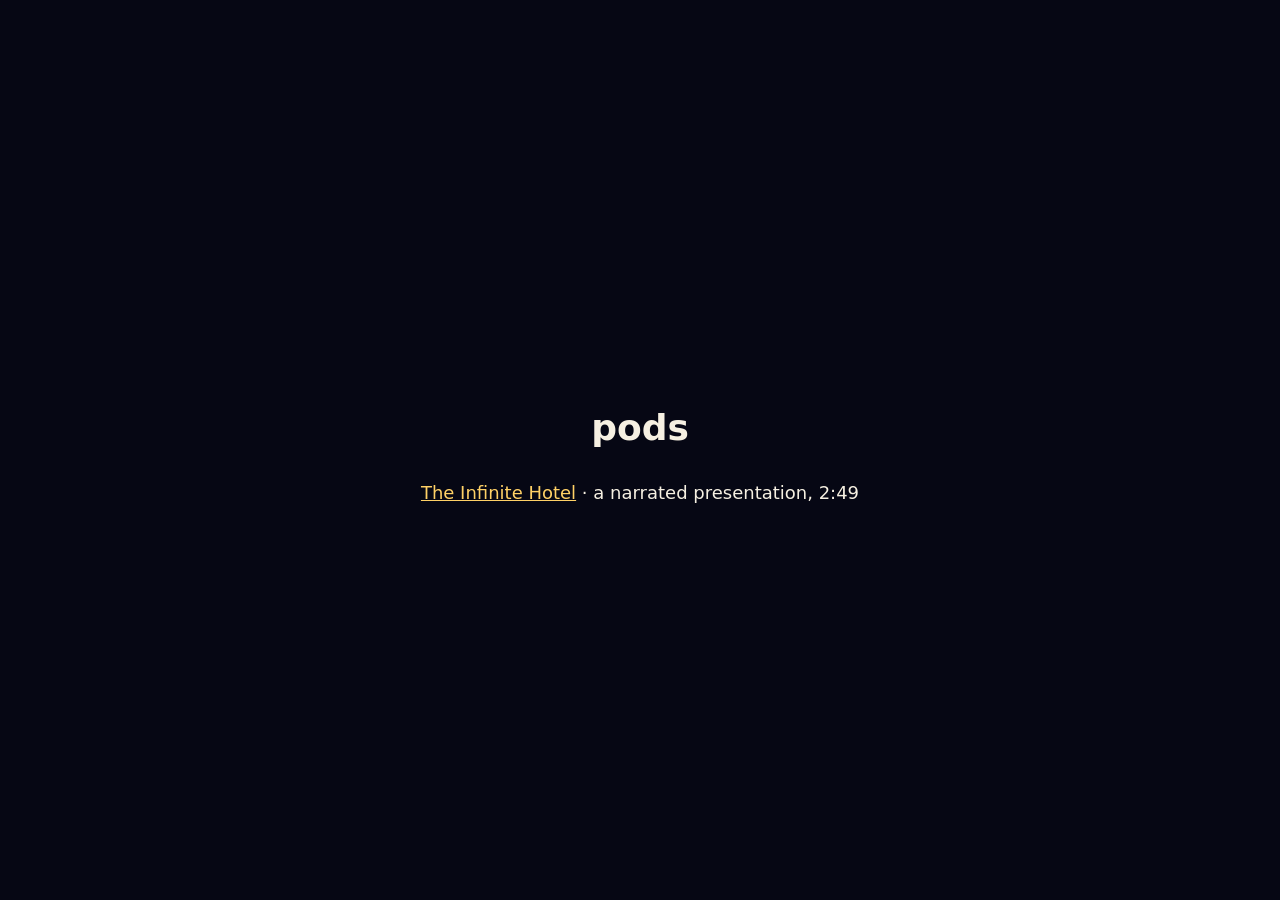
<file: index.html>
<!doctype html><html lang="en"><head><meta charset="utf-8"><meta name="viewport" content="width=device-width,initial-scale=1"><meta name="robots" content="noindex"><title>pods</title>
<style>body{margin:0;min-height:100vh;display:grid;place-items:center;background:#060714;color:#F6F0E2;font:18px/1.5 system-ui,sans-serif}a{color:#FFD166}main{padding:24px;text-align:center}</style></head>
<body><main><h1>pods</h1><p><a href="hilbert/">The Infinite Hotel</a> · a narrated presentation, 2:49</p></main></body></html>
</file>
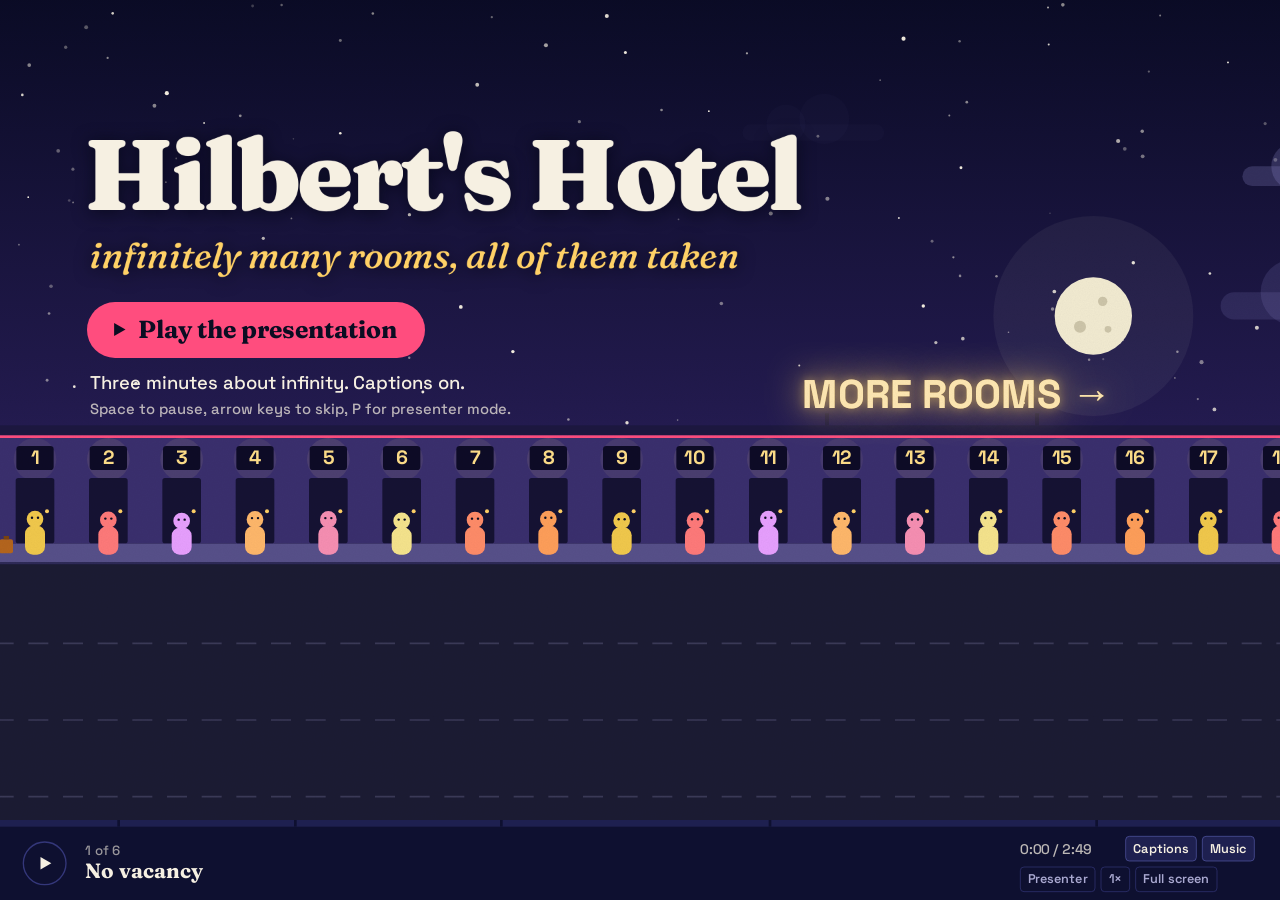
<file: hilbert/index.html>
<!doctype html>
<html lang="en">
<head>
<meta charset="utf-8">
<meta name="viewport" content="width=device-width,initial-scale=1,viewport-fit=cover">
<title>The Infinite Hotel</title>
<meta name="description" content="A three-minute narrated film about Hilbert's Hotel: always full, always room, until Cantor arrives.">
<link rel="icon" href="data:,">
<!-- Bump ?v= on every file below whenever you publish a change, or phones keep the old one. -->
<link rel="stylesheet" href="fonts/fonts.css?v=6">
<link rel="stylesheet" href="player.css?v=6">
<link rel="stylesheet" href="show.css?v=6">
</head>
<body class="idle-start">
<div id="fit"><div id="frame">

<canvas id="world" aria-hidden="true"></canvas>
<div id="grain"></div>
<div id="stage">

<!-- WHAT A NEW SHOW REPLACES IN THIS FILE: the <title> and description above; everything inside #hud; the start
     button's small print; the end card (picture, heading, sentence, links); the credits; and, in the console at the
     bottom, the placeholder chapter title. Leave the structure and every id as it is: the player depends on them. -->
<div id="hud">
<!-- THE TYPE. Laid out in a 1920×960 frame; each element appears on a cue from narration.txt. The film is at night:
     all type is light, top left, on the sky above the roof. Little of it, and large: it is mostly watched on phones. -->

<div id="chips">
<div class="h chip" style="right:56px;top:36px" data-in="enjoy+1.2" data-out="beat" data-fx="pop" data-outfx="chip">NO VACANCY <small>there's always room</small></div>
</div>

<!-- ============ No vacancy ============ -->
<section data-ch="open">
  <div class="blk" style="left:126px;top:120px">
    <div class="h t1 cream" data-in="night" data-out="wait-0.2" data-split>It's late.</div>
    <div class="h t1 cream" data-in="tired" data-out="wait-0.2" data-split>You're tired.</div>
    <div class="h t3 pink" style="margin-top:22px" data-in="sign+1.6" data-out="wait-0.2">and the only hotel for miles is full</div>
  </div>
  <div class="blk" style="left:126px;top:52px">
    <div class="h title cream" data-in="title+0.3" data-out="shuffle-0.2" data-split data-stagger=".14">Hilbert's Hotel</div>
    <div class="h t3 gold" style="margin:16px 0 0 8px" data-in="title+1.5" data-out="shuffle-0.2">infinitely many rooms, all of them taken</div>
  </div>
</section>

<!-- ============ One more guest ============ -->
<section data-ch="one">
  <div class="blk" style="left:126px;top:70px">
    <div class="h t1 gold" data-in="plusone" data-out="lastroom-0.2" data-split>Everybody: one room up.</div>
    <div class="h t2 cream" style="margin-top:16px" data-in="moves" data-out="lastroom-0.2">1 → 2 &nbsp;&nbsp; 2 → 3 &nbsp;&nbsp; 3 → 4 &nbsp;&nbsp; …</div>
  </div>
  <div class="blk" style="left:126px;top:70px">
    <div class="h t1 cream" data-in="nolast" data-split>There is no last room.</div>
    <div class="h t1 teal" data-in="free" data-fx="slam">Room 1 is free.</div>
  </div>
</section>

<!-- ============ An infinite bus ============ -->
<section data-ch="bus">
  <div class="blk" style="left:126px;top:70px">
    <div class="h t1 cream" data-in="seats" data-out="cant-0.2" data-split>One bus.</div>
    <div class="h t1 teal" data-in="seats+0.9" data-out="cant-0.2" data-split>Infinitely many passengers.</div>
  </div>
  <div class="blk" style="left:126px;top:104px">
    <div class="h t1 gold" data-in="double" data-out="odd-0.4" data-split>Double your room number.</div>
    <div class="h t2 cream" style="margin-top:16px" data-in="dbl" data-out="odd-0.4">1 → 2 &nbsp;&nbsp; 2 → 4 &nbsp;&nbsp; 3 → 6 &nbsp;&nbsp; …</div>
  </div>
  <div class="blk" style="left:126px;top:70px">
    <div class="h t1 cream" data-in="odd" data-split>Every odd room: empty.</div>
    <div class="h t3 teal" style="margin-top:10px" data-in="busin">the whole bus checks in</div>
  </div>
</section>

<!-- ============ Infinitely many buses ============ -->
<section data-ch="buses">
  <div class="blk" style="left:126px;top:50px">
    <div class="h big gold" data-in="lot" data-out="primes-0.3" data-fx="slam">∞ × ∞</div>
    <div class="h t3 cream" data-in="each" data-out="primes-0.3">infinitely many buses, each one infinitely full</div>
  </div>
  <div class="blk" style="left:126px;top:40px">
    <div class="h t1 gold" data-in="primes+0.6" data-out="six-0.3" data-split>Prime numbers.</div>
    <div class="h b1 cream" data-in="two" data-out="six-0.3">guests → 2, 4, 8, 16 …</div>
    <div class="h b1 cream" data-in="three" data-out="six-0.3">bus one → 3, 9, 27 …</div>
    <div class="h b1 cream" data-in="five" data-out="six-0.3">bus two → 5, 25, 125 …</div>
  </div>
  <div class="blk" style="left:126px;top:60px">
    <div class="h t1 teal" data-in="six" data-split>Room 6: nobody.</div>
    <div class="h t3 cream" style="margin-top:10px" data-in="empty+1" data-out="housekeeping-0.2">full hotel + ∞ × ∞ guests = spare rooms</div>
  </div>
</section>

<!-- ============ The bus that won't fit ============ -->
<section data-ch="cantor">
  <div class="blk" style="left:126px;top:90px;width:740px">
    <div class="h t1 cream" data-in="last" data-out="list-0.4" data-split>One last bus.</div>
    <div class="h t3 gold wrap" style="margin-top:14px;width:740px" data-in="names" data-out="list-0.4">every endless name you can spell with A and B</div>
  </div>
  <div class="blk" style="left:126px;top:90px;width:740px">
    <div class="h t1 gold wrap" style="width:740px" data-in="flip" data-out="bigger-0.3" data-split>Flip the diagonal.</div>
    <div class="h t3 cream wrap" style="margin-top:14px;width:740px" data-in="differs" data-out="bigger-0.3">a guest who is not on the list</div>
  </div>
  <div class="blk" style="left:126px;top:90px;width:740px">
    <div class="h t1 cream wrap" style="width:740px" data-in="cantor" data-split>A bigger infinity.</div>
    <div class="line" style="margin-top:18px">
      <div class="h num pink" data-in="y1891" data-fx="slam">1891</div>
      <div class="h b1 cream" style="margin-left:26px" data-in="y1891+0.5">Georg Cantor</div>
    </div>
  </div>
  <div class="h paper" id="list" style="left:960px;top:96px;width:850px;--rot:1.5deg" data-in="list" data-fx="card" data-out="@cantor.end-0.1" data-outfx="right">
    <div class="card-body">
      <h3>The guest list</h3>
      <div class="gl"><i>Room 1</i><b class="d" data-on="diag+1.5">A</b><b>B</b><b>B</b><b>A</b><b>B</b><b>A</b><u>…</u></div>
      <div class="gl"><i>Room 2</i><b>B</b><b class="d" data-on="diag+3.6">B</b><b>A</b><b>A</b><b>B</b><b>B</b><u>…</u></div>
      <div class="gl"><i>Room 3</i><b>A</b><b>A</b><b class="d" data-on="flip-1.5">A</b><b>B</b><b>A</b><b>B</b><u>…</u></div>
      <div class="gl"><i>Room 4</i><b>B</b><b>A</b><b>B</b><b class="d" data-on="flip-1.1">B</b><b>A</b><b>A</b><u>…</u></div>
      <div class="gl"><i>Room 5</i><b>A</b><b>B</b><b>A</b><b>B</b><b class="d" data-on="flip-0.7">B</b><b>B</b><u>…</u></div>
      <div class="gl"><i>Room 6</i><b>B</b><b>A</b><b>A</b><b>A</b><b>B</b><b class="d" data-on="flip-0.3">A</b><u>…</u></div>
      <div class="gl new"><i>New guest</i><b data-on="flip+0.15">B</b><b data-on="flip+0.45">A</b><b data-on="flip+0.75">B</b><b data-on="flip+1.05">A</b><b data-on="flip+1.35">A</b><b data-on="flip+1.65">B</b><u>…</u></div>
    </div>
    <div class="h stamp" style="right:34px;top:20px" data-in="noroom" data-fx="stamp" data-out="@cantor.end-0.1">NO ROOM</div>
  </div>
</section>

<!-- ============ Checkout ============ -->
<section data-ch="close">
  <div class="blk" style="left:560px;top:60px">
    <div class="h t2 cream" data-in="hilbert" data-out="alwaysfull-0.5" data-split>A thought experiment</div>
    <div class="h t3 gold" data-in="hilbert+0.8" data-out="alwaysfull-0.5">David Hilbert, 1920s</div>
  </div>
  <div class="h paper" id="review" style="left:1120px;top:560px;width:640px;--rot:-2deg" data-in="review" data-fx="card" data-out="alwaysfull-0.3" data-outfx="right">
    <div class="review"><div class="stars">★<span>★★★★</span></div><p>“They woke me up three times to change rooms.”</p><small>A guest, room 2</small></div>
  </div>
  <div class="blk" style="left:560px;top:44px">
    <div class="h big cream" data-in="alwaysfull" data-fx="slam">Always full.</div>
    <div class="h big gold" data-in="alwaysroom" data-fx="slam">Always room.</div>
    <div class="h t3 pink" style="margin-top:8px" data-in="unless">unless your name is very, very long</div>
  </div>
</section>
</div><!-- /hud -->
</div><!-- /stage -->

<div id="overlays">
<!-- START. The button, one line of small print, the keys (hidden on touch screens), the hint for upright phones.
     The first <p> must stand alone as a sentence: on a small screen it is shown in the caption strip instead. -->
<div id="poster">
  <button id="poster-play" type="button"><svg viewBox="0 0 24 24" aria-hidden="true"><path d="M7 4.5v15l13-7.5z"/></svg><span class="long">Play the presentation</span><span class="short">Play</span></button>
  <p>Three minutes about infinity. Captions on.</p>
  <p class="keys">Space to pause, arrow keys to skip, P for presenter mode.</p>
  <p class="turn">Turn your phone sideways for a bigger picture.</p>
</div>
<!-- END. A picture is optional (delete the figure); a heading, a sentence, then where to go next. -->
<div id="endcard"><div class="end-inner">
  <figure>
    <svg viewBox="0 0 400 500" role="img" aria-label="A hotel door numbered with the infinity sign"><defs><linearGradient id="dusk" x1="0" y1="0" x2="0" y2="1"><stop offset="0" stop-color="#1B1F52"/><stop offset="1" stop-color="#E8845E"/></linearGradient></defs>
      <rect width="400" height="150" fill="url(#dusk)"/><rect y="150" width="400" height="290" fill="#3A2F6E"/><rect y="138" width="400" height="18" fill="#1C1740"/><rect y="158" width="400" height="6" fill="#FF4D7E"/>
      <rect x="130" y="250" width="140" height="190" rx="8" fill="#151233"/><circle cx="244" cy="350" r="7" fill="#FFD166"/>
      <rect x="140" y="176" width="120" height="60" rx="10" fill="#0D0B26"/>
      <path d="M172 206c0-9 7-15 15-15 12 0 15 30 27 30 8 0 15-6 15-15s-7-15-15-15c-12 0-15 30-27 30-8 0-15-6-15-15z" fill="none" stroke="#FFDF8A" stroke-width="6"/>
      <rect y="440" width="400" height="60" fill="#57508A"/>
      <rect x="60" y="388" width="40" height="52" rx="16" fill="#FFD166"/><circle cx="80" cy="374" r="16" fill="#FFD166"/><circle cx="74" cy="372" r="2.4" fill="#0B0D22"/><circle cx="86" cy="372" r="2.4" fill="#0B0D22"/></svg>
    <figcaption>Room ∞. It does not exist; every room has an ordinary number.</figcaption>
  </figure>
  <h2>Always room.</h2>
  <p>The hotel holds as many guests as there are counting numbers. The endless names outnumber them, and that is Cantor's theorem.</p>
  <div class="end-actions">
    <button type="button" id="again">Watch again</button>
    <a href="https://en.wikipedia.org/wiki/Hilbert%27s_paradox_of_the_Grand_Hotel" target="_blank" rel="noopener">Read about the hotel</a>
    <a href="https://en.wikipedia.org/wiki/Cantor%27s_diagonal_argument" target="_blank" rel="noopener">The diagonal argument</a>
    <button type="button" id="open-credits" class="quiet">Sources and credits</button>
  </div>
</div></div>
<!-- CREDITS. Say where every fact, figure, picture and sound came from, and that the voices are synthetic. -->
<div id="credits" hidden>
  <div class="credits-inner">
    <h2>Sources and credits</h2>
    <p><b>The hotel.</b> David Hilbert described it in his lectures on the infinite at Göttingen in the winter of 1924 to 1925; George Gamow made it famous in <i>One Two Three… Infinity</i> (1947). The history follows Helge Kragh, “The True (?) Story of Hilbert's Infinite Hotel” (2014).</p>
    <p><b>The arithmetic.</b> One more guest: room n moves to n + 1. One bus: n moves to 2n. Infinitely many buses: guests move to powers of 2, and each bus takes the powers of its own prime. Rooms that are not a power of a prime, such as 6, stay empty.</p>
    <p><b>The last bus.</b> Georg Cantor's diagonal argument, published in 1891, which itself used endless strings of two letters.</p>
    <p><b>Pictures.</b> Drawn for this film.</p>
    <p><b>Sound.</b> Any voices, music and effects are generated with ElevenLabs. The narrators are synthetic voices, not people.</p>
    <p><b>Type.</b> Fraunces and Space Grotesk, both under the SIL Open Font License.</p>
    <div class="credits-foot"><button type="button" id="close-credits">Close</button></div>
  </div>
</div>
</div>

<!-- the console: transport, captions, the readout -->
<div id="console-bg"></div>
<div id="console">
  <div id="bar" role="slider" aria-label="Position" tabindex="0"><div id="bar-fill"></div><div id="bar-ticks"></div><div id="bar-tip"></div></div>
  <button id="btn-play" type="button" aria-label="Play or pause"><svg class="i-play" viewBox="0 0 24 24"><path d="M7 4.5v15l13-7.5z"/></svg><svg class="i-pause" viewBox="0 0 24 24"><path d="M6 5h4.5v14H6zM13.5 5H18v14h-4.5z"/></svg></button>
  <button id="chap" type="button" aria-haspopup="true"><span id="chap-n">1 of 6</span><span id="chap-t">No vacancy</span></button>
  <div id="cap" aria-live="off"></div>
  <div id="odo" aria-hidden="true"><div class="odo-digits"><span></span><span></span><span></span><span></span></div><small>feet down</small></div>
  <div id="tools">
    <span id="time">0:00 / 0:00</span>
    <button type="button" id="t-cc" class="on" title="Captions (C)">Captions</button>
    <button type="button" id="t-music" class="on" title="Music and effects (B)">Music</button>
    <button type="button" id="t-present" title="Presenter mode: narration off, pause after each chapter (P)">Presenter</button>
    <button type="button" id="t-speed" title="Speed (S)">1×</button>
    <button type="button" id="t-full" title="Full screen (F)">Full screen</button>
  </div>
  <div id="chaplist" hidden></div>
  <div id="toast"></div>
</div>

</div></div>

<!-- Three stems, layered by the player. If voice.mp3 is not there yet the film runs silently on the draft timeline. -->
<audio id="a-voice" src="audio/voice.mp3?v=6" preload="auto"></audio>
<audio id="a-music" src="audio/music.mp3?v=6" preload="auto"></audio>
<audio id="a-sfx" src="audio/sfx.mp3?v=6" preload="auto"></audio>
<script src="timeline.js?v=6"></script>
<script src="engine.js?v=6"></script>
<script src="world.js?v=6"></script>
<script src="player.js?v=6"></script>
<script>window.PODS_ANALYTICS = "https://colorsynth.goatcounter.com/count";</script>  <!-- the GoatCounter count address, e.g. https://pods.goatcounter.com/count; empty: no analytics -->
<script src="analytics.js?v=6"></script>
<script src="scenes.js?v=6"></script>
</body>
</html>
</file>
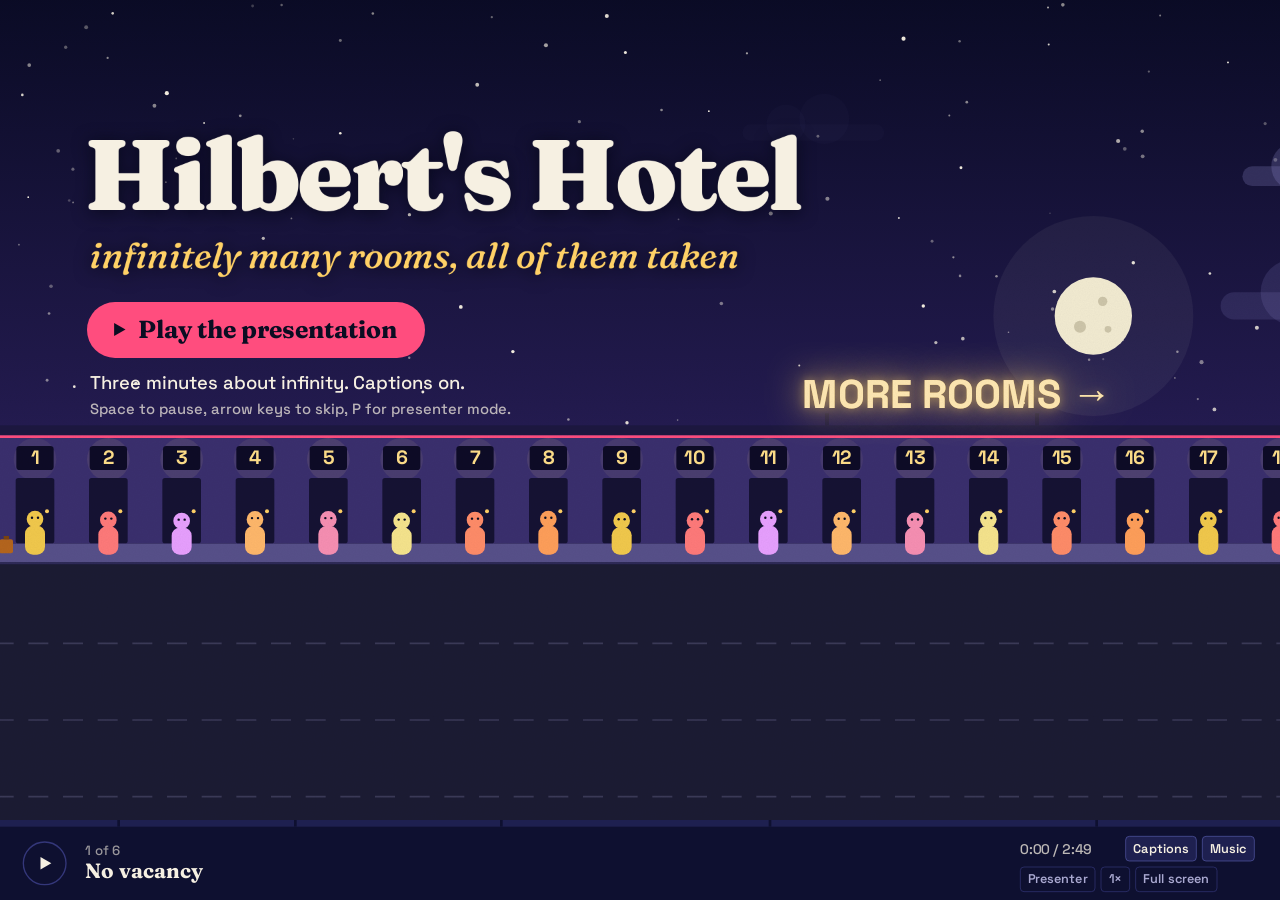
<file: test1/index.html>
<!doctype html><meta charset="utf-8"><title>The Infinite Hotel</title>
<meta http-equiv="refresh" content="0; url=/hilbert/">
<link rel="canonical" href="https://pods.colorsynth.systems/hilbert/">
<p>Moved to <a href="/hilbert/">pods.colorsynth.systems/hilbert</a>.</p>
</file>
<file: hilbert/fonts/fonts.css>
/* Fraunces, Space Grotesk: latin subset, served from this folder so the layout never depends on a font server.
   Keep each family's licence text beside these files. Paths here are relative to this file, not to the page. */
@font-face{font-family:'Fraunces';font-style:italic;font-weight:500;font-display:block;src:url(fraunces-italic-367d0e.woff2) format('woff2')}
@font-face{font-family:'Fraunces';font-style:normal;font-weight:700;font-display:block;src:url(fraunces-normal-32d753.woff2) format('woff2')}
@font-face{font-family:'Fraunces';font-style:normal;font-weight:900;font-display:block;src:url(fraunces-normal-32d753.woff2) format('woff2')}
@font-face{font-family:'Space Grotesk';font-style:normal;font-weight:500;font-display:block;src:url(space-grotesk-normal-4ecc7e.woff2) format('woff2')}
@font-face{font-family:'Space Grotesk';font-style:normal;font-weight:600;font-display:block;src:url(space-grotesk-normal-4ecc7e.woff2) format('woff2')}
@font-face{font-family:'Space Grotesk';font-style:normal;font-weight:700;font-display:block;src:url(space-grotesk-normal-4ecc7e.woff2) format('woff2')}
</file>
<file: hilbert/player.css>
/* player.css — the shell every presentation shares: the fitted frame, the type machinery, the start, end and
   credits screens, the console, and the console again for small screens. Kit code: a show does not edit this.
   Colours and faces come from the show's tokens in show.css:
     --ink --cream --gold --panel --night   (dark text, light text, accent, console, end-card background)
     --display --text                       (the face that speaks, the face that labels) */
:root{--page:#0B0806;--night:#0E0A07;--panel:#14100C;--panel-2:#2B2118;--panel-3:#231A12;--panel-line:#4A3C2D;--panel-line-2:#6B573E;--muted:#BFB29C;--voice-2:#CFE6EC;--ink-2:#3A2A1C;--edge:rgba(245,238,220,.45)}      /* defaults; a show overrides any of them in show.css */
*{box-sizing:border-box}
html,body{margin:0;height:100%;background:var(--page);overflow:hidden}
html{-webkit-text-size-adjust:100%;text-size-adjust:100%}      /* phones must not re-size the type on their own */
body{font-family:var(--text);color:var(--cream);-webkit-font-smoothing:antialiased}
button{font:inherit;color:inherit}
#fit{position:fixed;left:0;top:0;width:100vw;height:100vh;height:100dvh;background:var(--page);overflow:hidden}
#frame{position:absolute;left:0;top:0;transform-origin:0 0;overflow:hidden;visibility:hidden}
#stage{position:absolute;left:0;top:0;width:1920px;height:960px;transform-origin:0 0}
.ready #frame{visibility:visible}
#world{position:absolute;left:0;top:0;display:block}
#hud{position:absolute;left:0;top:0;width:1920px;height:960px}
#grain{position:absolute;left:0;top:0;width:100%;pointer-events:none}
#grain{opacity:.11;mix-blend-mode:multiply;background-image:url("data:image/svg+xml,%3Csvg xmlns='http://www.w3.org/2000/svg' width='220' height='220'%3E%3Cfilter id='n'%3E%3CfeTurbulence type='fractalNoise' baseFrequency='.85' numOctaves='2' stitchTiles='stitch'/%3E%3CfeColorMatrix values='0 0 0 0 0 0 0 0 0 0 0 0 0 0 0 0 0 0 .6 0'/%3E%3C/filter%3E%3Crect width='100%25' height='100%25' filter='url(%23n)'/%3E%3C/svg%3E")}

/* ---------- type on the stage: the machinery (the faces and sizes are the show's, in show.css) ---------- */
.h{position:absolute;visibility:hidden;white-space:nowrap;will-change:transform,opacity}
.h.wrap{white-space:normal}
/* blocks: placed by hand; the lines inside are in normal flow and so cannot overlap each other */
.blk{position:absolute;display:flex;flex-direction:column;align-items:flex-start}
.blk .h{position:relative;max-width:none}
.blk .h.wrap{max-width:100%}
.pair{display:flex;align-items:flex-start}
.pair>.col{display:flex;flex-direction:column;align-items:flex-start;flex:none}
.line{display:flex;align-items:center}
.measuring #frame,.measuring #stage{transform:none !important}
.measuring .h{visibility:visible !important;transform:none !important;opacity:1 !important;filter:none !important;clip-path:none !important}
.measuring .w{transform:none !important;opacity:1 !important}
.fit-lt{transform-origin:0 0}.fit-rt{transform-origin:100% 0}.fit-lb{transform-origin:0 100%}.fit-rb{transform-origin:100% 100%}
.w{display:inline-block;will-change:transform,opacity}

/* ---------- start, end, credits ----------
   These sit over the picture at window level. Their sizes follow --k, the picture's scale, which is never allowed
   to fall below what can be read and tapped. scenes.js measures each one on the viewer's screen and, where the
   designed arrangement would not fit, takes the next one down: the start button closes up or becomes a card on the
   rock; the end card closes up, drops its portrait, or stacks. If nothing fits, they scroll from the top. */
#overlays{position:absolute;left:0;top:0;width:100%;pointer-events:none;--k:1}
#overlays>*{pointer-events:auto}
#poster{position:absolute;visibility:hidden;color:var(--ink);max-width:calc(100% - 20px)}
.idle-start.ready #poster{visibility:visible}
#poster button{display:inline-flex;align-items:center;gap:calc(16px*var(--k));font:700 calc(40px*var(--k))/1 var(--display);white-space:nowrap;background:var(--ink);color:var(--cream);border:0;border-radius:999px;padding:calc(24px*var(--k)) calc(44px*var(--k)) calc(26px*var(--k)) calc(34px*var(--k));cursor:pointer}
#poster button:hover{background:var(--ink-2)}
#poster svg{flex:none;width:calc(34px*var(--k));height:calc(34px*var(--k));fill:var(--gold)}
#poster p{font:500 max(13px,calc(30px*var(--k)))/1.3 var(--text);margin:calc(22px*var(--k)) 0 0 calc(6px*var(--k))}
#poster .keys{font-size:max(12px,calc(24px*var(--k)));opacity:.72;margin-top:calc(6px*var(--k))}
#poster .turn{display:none;font-size:12px;opacity:.72;margin-top:4px}
.touch #poster .keys{display:none}
.narrow #poster .turn{display:block}
.postcard #poster{background:var(--cream);border-radius:14px;padding:14px 16px 13px;box-shadow:0 12px 34px rgba(20,12,6,.4)}
.postcard #poster p{margin-left:3px}
.postbare #poster p,.postbare #poster .turn{display:none}
#poster .short,.postshort #poster .long{display:none}
.postshort #poster .short{display:inline}
.postbare.idle-start #cap:empty::before{content:attr(data-idle);opacity:.72}   /* the button stands alone; its small print goes where the captions will be */

#endcard{position:absolute;left:0;top:0;width:100%;height:100%;background:var(--night);display:flex;visibility:hidden;overflow:auto;overscroll-behavior:contain;--e:var(--k);
  padding:calc(30px*var(--e)) max(calc(110px*var(--e)),env(safe-area-inset-right)) calc(30px*var(--e)) max(calc(110px*var(--e)),env(safe-area-inset-left))}
.show-end #endcard{visibility:visible}
.end-inner{margin:auto;display:grid;grid-template-columns:auto minmax(0,auto);grid-template-rows:1fr auto auto auto 1fr;grid-template-areas:"fig ." "fig h" "fig p" "fig act" "fig .";column-gap:calc(90px*var(--e))}
#endcard figure{grid-area:fig;align-self:center;margin:0;width:calc(400px*var(--e))}
#endcard figure>:first-child{display:block;width:100%;height:auto;aspect-ratio:4/5;object-fit:cover;border-radius:6px}
#endcard figcaption{font:500 max(11px,calc(20px*var(--e)))/1.3 var(--text);opacity:.62;margin-top:calc(12px*var(--e))}
#endcard h2{grid-area:h;font:900 min(calc(150px*var(--e)),calc((100vw - 710px*var(--e))/7))/1 var(--display);letter-spacing:-.02em;white-space:nowrap;color:var(--gold);margin:0 0 calc(22px*var(--e))}
#endcard p{grid-area:p;font:italic 500 max(16px,calc(44px*var(--e)))/1.3 var(--display);margin:0 0 calc(44px*var(--e));max-width:calc(1040px*var(--e))}
.end-actions{grid-area:act;display:flex;flex-wrap:wrap;gap:max(10px,calc(16px*var(--e)))}
.end-actions a,.end-actions button{font:600 max(15px,calc(28px*var(--e)))/1 var(--text);white-space:nowrap;text-decoration:none;color:var(--cream);border:2px solid var(--edge);background:none;border-radius:999px;padding:max(11px,calc(18px*var(--e))) max(17px,calc(30px*var(--e))) max(12px,calc(20px*var(--e)));cursor:pointer}
.end-actions button#again{background:var(--gold);border-color:var(--gold);color:var(--ink)}
.end-actions a:hover,.end-actions button:hover{border-color:var(--cream)}
.end-actions .quiet{border-color:transparent;opacity:.75;text-decoration:underline;text-underline-offset:6px}
/* a short, wide screen (a phone on its side): no portrait, the words beside the buttons */
.end-short #endcard{padding:10px max(24px,env(safe-area-inset-right)) 10px max(24px,env(safe-area-inset-left))}
.end-short .end-inner{grid-template-columns:minmax(0,1fr) auto;grid-template-rows:1fr auto auto 1fr;grid-template-areas:". act" "h act" "p act" ". act";column-gap:28px;width:100%;max-width:880px}
.end-short #endcard figure{display:none}
.end-short #endcard h2{font-size:min(48px,calc((100vw - 340px)/7));margin-bottom:8px}
.end-short #endcard p{font-size:16px;margin:0;max-width:none}
.end-short .end-actions{align-self:center;flex-direction:column;flex-wrap:nowrap;align-items:stretch;gap:8px}
.end-short .end-actions a,.end-short .end-actions button{font-size:14px;padding:10px 16px 11px;text-align:center}
/* a narrow, upright screen: one column */
.narrow #endcard{padding:16px 22px}
.narrow .end-inner{grid-template-columns:minmax(0,1fr);grid-template-rows:none;grid-template-areas:"fig" "h" "p" "act";width:100%}
.narrow #endcard figure{align-self:start;width:auto;margin-bottom:16px}
.narrow #endcard figure>:first-child{width:min(30vw,150px)}
.narrow #endcard h2{font-size:min(12vw,64px);margin-bottom:10px}
.narrow #endcard p{font-size:17px;margin-bottom:18px;max-width:none}
/* ...and when that is too tall for the screen: the portrait moves up beside the heading and the buttons close up */
.narrow.end-tight .end-inner{grid-template-columns:minmax(0,1fr) auto;grid-template-areas:"h fig" "p p" "act act";column-gap:12px}
.narrow.end-tight #endcard figure{align-self:end;margin-bottom:12px}
.narrow.end-tight #endcard figure>:first-child{width:64px}
.narrow.end-tight #endcard figcaption{display:none}
.narrow.end-tight #endcard h2{align-self:end;font-size:calc((100vw - 124px)/7);margin-bottom:12px}
.narrow.end-tight #endcard p{font-size:16px;margin-bottom:14px}
.narrow.end-tight #open-credits{order:1}
.narrow.end-tight .end-actions a{order:2}

#credits{position:absolute;left:0;top:0;width:100%;height:100%;background:var(--night);display:flex;overflow:auto;overscroll-behavior:contain;--p:max(16px,calc(30px*var(--k)));
  padding:var(--p) max(var(--p),env(safe-area-inset-right)) 0 max(var(--p),env(safe-area-inset-left))}
#credits[hidden]{display:none}
.credits-inner{width:calc(1320px*var(--k));max-width:100%;margin:auto}
.narrow .credits-inner{margin:0 auto auto}
.credits-inner h2{font:700 max(24px,calc(64px*var(--k)))/1 var(--display);margin:0 0 max(14px,calc(30px*var(--k)));color:var(--gold)}
.credits-inner p{font:500 max(14px,calc(26px*var(--k)))/1.45 var(--text);margin:0 0 max(10px,calc(18px*var(--k)))}
.credits-inner a{color:var(--gold)}
.credits-foot{position:sticky;bottom:0;padding:max(24px,calc(30px*var(--k))) 0 var(--p);background:linear-gradient(rgba(0,0,0,0),var(--night) 22px)}   /* Close stays in reach while the text scrolls */
.credits-foot button{display:block;font:600 max(15px,calc(26px*var(--k)))/1 var(--text);background:var(--gold);color:var(--ink);border:0;border-radius:999px;padding:max(11px,calc(16px*var(--k))) max(18px,calc(30px*var(--k))) max(12px,calc(18px*var(--k)));cursor:pointer}

/* ---------- the console ---------- */
#console{position:absolute;left:0;top:0;width:1920px;height:120px;transform-origin:0 0}
#console-bg{position:absolute;left:0;width:100%;background:var(--panel)}
#bar{position:absolute;left:0;top:0;width:100%;height:10px;background:var(--panel-2);cursor:pointer}
#bar::before{content:"";position:absolute;left:0;right:0;top:-16px;bottom:-12px}
#bar-fill{position:absolute;left:0;top:0;height:100%;width:0;background:var(--gold)}
#bar-fill,#bar-ticks,#bar-tip{pointer-events:none}
#bar-ticks i{position:absolute;top:0;width:4px;height:10px;margin-left:-2px;background:var(--panel)}
#bar-tip{position:absolute;bottom:24px;transform:translateX(-50%);background:var(--cream);color:var(--ink);font:600 23px/1 var(--text);padding:10px 16px 11px;border-radius:6px;white-space:nowrap;display:none;pointer-events:none}
#btn-play{position:absolute;left:34px;top:32px;width:66px;height:66px;border-radius:50%;border:2px solid var(--panel-line);background:none;cursor:pointer;display:grid;place-items:center}
#btn-play:hover{border-color:var(--gold)}
#btn-play svg{width:30px;height:30px;fill:var(--cream);grid-area:1/1}
.i-pause{display:none}.playing .i-play{display:none}.playing .i-pause{display:block}
#chap{position:absolute;left:120px;top:30px;width:336px;text-align:left;background:none;border:0;cursor:pointer;padding:4px 8px;border-radius:6px}
#chap:hover{background:var(--panel-3)}
#chap-n{display:block;font:500 20px/1.2 var(--text);opacity:.6}
#chap-t{display:block;font:700 31px/1.2 var(--display);white-space:nowrap}
#cap{position:absolute;left:470px;top:18px;width:880px;height:98px;display:flex;align-items:center;justify-content:center;text-align:center;font:500 31px/1.26 var(--text)}
#cap div{max-width:100%;text-wrap:balance}
#cap span{opacity:.42}
#cap span.said{opacity:1}
#cap.m{color:var(--voice-2)}
.no-cc #cap{visibility:hidden}
#odo{position:absolute;left:1366px;top:26px;width:150px;text-align:center}
.odo-digits{display:inline-flex;gap:4px;height:52px}
.odo-digits span{display:block;width:30px;height:52px;background:var(--panel-3);border-radius:4px;overflow:hidden}
.odo-digits b{display:block;font:800 36px/52px var(--display);color:var(--cream);white-space:pre;text-align:center;will-change:transform}
#odo small{display:block;font:500 18px/1 var(--text);opacity:.55;margin-top:6px}
#tools{position:absolute;left:1530px;top:24px;width:372px;display:flex;flex-wrap:wrap;gap:8px 8px;align-items:center}
#time{font:500 21px/1 var(--text);font-variant-numeric:tabular-nums;opacity:.75;width:150px}
#tools button{font:600 19px/1 var(--text);background:none;border:1.5px solid var(--panel-line);border-radius:6px;padding:8px 11px 9px;cursor:pointer;color:var(--muted)}
#tools button:hover{border-color:var(--gold);color:var(--cream)}
#tools button.on{background:var(--panel-2);border-color:var(--panel-line-2);color:var(--cream)}
button:focus-visible,#bar:focus-visible,a:focus-visible{outline:3px solid var(--gold);outline-offset:3px}
#chaplist{position:absolute;left:112px;bottom:128px;width:520px;background:var(--panel);border:1.5px solid var(--panel-line);border-radius:10px;padding:10px;box-shadow:0 20px 60px rgba(0,0,0,.5)}
#chaplist[hidden]{display:none}
#chaplist button{display:flex;width:100%;gap:16px;align-items:baseline;text-align:left;background:none;border:0;border-radius:6px;padding:10px 14px;cursor:pointer;font:700 27px/1.2 var(--display)}
#chaplist button:hover,#chaplist button.cur{background:var(--panel-2)}
#chaplist button i{font:500 20px/1 var(--text);font-style:normal;opacity:.55;width:54px}
#chaplist button em{font:500 20px/1 var(--text);font-style:normal;opacity:.55;margin-left:auto}
#toast{position:absolute;left:50%;bottom:136px;transform:translateX(-50%);background:var(--cream);color:var(--ink);font:600 25px/1.2 var(--text);padding:14px 24px 16px;border-radius:8px;white-space:nowrap;display:none}
#toast.show{display:block}
.playing.idle{cursor:none}
.playing.idle #tools,.playing.idle #btn-play,.playing.idle #chap-n{opacity:.3}

/* ---------- the console on a small screen ----------
   Below half size the designed console would be too small to read or touch, so it is laid out again in real pixels:
   captions that can be read, buttons that can be hit. On an upright screen it stacks. On a tablet it is drawn a little larger
   (scenes.js sets its width and scale). It keeps clear of a phone's notch and home bar. */
.compact #console-bg{display:none}
.compact #console{--pl:max(12px,env(safe-area-inset-left));--pr:max(12px,env(safe-area-inset-right));left:0;width:100%;height:auto;display:grid;grid-template-columns:auto minmax(0,1.25fr) minmax(0,2fr) auto;grid-template-areas:"bar bar bar bar" "play chap cap tools";align-items:center;column-gap:10px;padding:0 var(--pr) max(8px,env(safe-area-inset-bottom)) var(--pl);background:var(--panel)}
.compact.stack #console{grid-template-columns:auto minmax(0,1fr);grid-template-areas:"bar bar" "cap cap" "play chap" "tools tools";row-gap:6px;padding-bottom:max(10px,env(safe-area-inset-bottom))}
.compact #bar{position:relative;grid-area:bar;width:auto;height:5px;margin:0 calc(-1*var(--pr)) 8px calc(-1*var(--pl))}
.compact #bar::before{top:-14px;bottom:-14px}
.compact #bar-ticks i{height:5px;width:2px;margin-left:-1px}
.compact #bar-tip{bottom:14px;font-size:13px;padding:6px 9px 7px}
.compact #btn-play{position:static;grid-area:play;width:44px;height:44px}
.compact #btn-play svg{width:20px;height:20px}
.compact #chap{position:static;grid-area:chap;width:auto;min-width:0;min-height:38px;padding:3px 6px}
.compact #chap-n{font-size:12px}
.compact #chap-t{font-size:17px;overflow:hidden;text-overflow:ellipsis}
.compact #cap{position:static;grid-area:cap;width:auto;height:44px;font:500 16px/1.3 var(--text);padding:0 4px}
.compact #odo{display:none}
.compact #tools{position:static;grid-area:tools;width:auto;gap:6px;flex-wrap:nowrap;justify-content:flex-end}
.compact.stack #tools{justify-content:space-between}
.compact #time{font-size:13px;width:auto;margin-right:2px;white-space:nowrap}
.compact #tools button{font-size:13px;padding:9px 9px 10px;min-height:36px;min-width:30px;white-space:nowrap}
.compact #chaplist{left:max(8px,env(safe-area-inset-left));bottom:calc(100% + 8px);width:min(420px,calc((100vw - 16px)/var(--c,1)));max-height:calc((var(--ah,100vh) - 16px)/var(--c,1));overflow:auto;overscroll-behavior:contain}
.compact #chaplist button{font-size:17px;padding:8px 10px;gap:10px}
.compact #chaplist button i{font-size:13px;width:14px;flex:none;text-align:center}
.compact #chaplist button em{font-size:13px;width:auto}
.compact.short #chaplist:not([hidden]){display:grid;grid-template-columns:1fr 1fr;grid-template-rows:repeat(5,auto);grid-auto-flow:column;column-gap:6px;width:min(620px,calc((100vw - 16px)/var(--c,1)))}   /* a phone on its side: two columns, so all nine fit */
.compact.short #chaplist button{padding:6px 10px}
.compact #toast{bottom:calc(100% + 10px);font-size:14px;padding:9px 14px 10px;white-space:normal;width:max-content;max-width:calc(92vw/var(--c,1));text-align:center}
.c-notime #time{display:none}      /* leave the room to the captions */
.c-snug #console{grid-template-columns:auto minmax(0,.9fr) minmax(0,2.3fr) auto}
.c-snug #tools{gap:4px}
.c-snug #tools button{padding:9px 6px 10px}
.c-snug #chap-n{display:none}      /* a small phone on its side: the chapter title takes two lines instead of being cut */
.c-snug #chap-t{white-space:normal;font-size:14px;line-height:1.25;max-height:calc(2.5em + 2px)}
.c-tight #tools{gap:4px}
.c-tight #tools button{padding:9px 6px 10px}
.no-readout #odo{display:none}
/* an end card with no picture: the words take the whole width */
.no-figure .end-inner{grid-template-columns:minmax(0,auto);grid-template-areas:"." "h" "p" "act" "."}
.no-figure.end-short .end-inner{grid-template-columns:minmax(0,1fr) auto;grid-template-areas:". act" "h act" "p act" ". act"}
.no-figure.narrow .end-inner,.no-figure.narrow.end-tight .end-inner{grid-template-columns:minmax(0,1fr);grid-template-areas:"h" "p" "act"}
.no-figure.narrow.end-tight #endcard h2{font-size:min(12vw,64px)}
</file>
<file: hilbert/show.css>
/* show.css — the look of The Infinite Hotel: a roadside hotel at night. Neon on navy.
   Two families: Fraunces (soft, slightly wonky) for everything that speaks, Space Grotesk for everything that labels.
   The whole film is at night, so all type is light. Mostly watched on phones: little type, and large. */
:root{
  /* read by the player (player.css): */
  --ink:#0B0D22;      /* dark type (on cards) */
  --cream:#F6F0E2;    /* light type, on the night */
  --gold:#FFD166;     /* the accent: the scrub bar, the end card's heading and first button */
  --display:Fraunces,Georgia,serif;
  --text:"Space Grotesk",system-ui,sans-serif;
  --page:#060714; --night:#090A1E;
  --panel:#0E1030; --panel-2:#1E2050; --panel-3:#181A44;
  --panel-line:#34377A; --panel-line-2:#5559A8;
  --muted:#A9A8D0;
  --voice-2:#9BE8E0;
  --ink-2:#FF7A9C;                       /* the start button, hovered */
  --edge:rgba(246,240,226,.45);
  /* this show's own: */
  --pink:#FF4D7E; --teal:#3DE0D0; --paper:#F6F0E2;
}
#grain{opacity:.06}

/* ---------- the type scale (sizes are in the 1920×960 frame) ---------- */
.num{font:900 120px/.9 var(--display);letter-spacing:-.03em}
.title{font:900 150px/.98 var(--display);letter-spacing:-.03em}
.big{font:900 132px/1 var(--display);letter-spacing:-.02em}
.t1{font:700 88px/1.06 var(--display);letter-spacing:-.015em}
.t2{font:700 58px/1.2 var(--display)}
.t3{font:italic 500 54px/1.22 var(--display)}
.b1{font:600 44px/1.3 var(--text)}
.b2{font:500 32px/1.35 var(--text)}
.cream{color:var(--cream)}.gold{color:var(--gold)}.pink{color:var(--pink)}.teal{color:var(--teal)}
.h.cream,.h.gold,.h.pink,.h.teal{text-shadow:0 3px 26px rgba(6,7,20,.75)}

/* ---------- the start button, on a night sky ---------- */
#poster{color:var(--cream)}
#poster button{background:var(--pink);color:var(--ink)}
#poster svg{fill:var(--ink)}
.postcard #poster{color:var(--ink)}

/* ---------- devices ---------- */
/* the phrase that comes back, top right */
.chip{font:700 25px/1 var(--text);letter-spacing:.06em;background:rgba(13,11,38,.9);color:var(--pink);padding:13px 20px 14px;border-radius:999px;border:2px solid rgba(255,77,126,.5)}
.chip small{font-size:20px;font-weight:500;letter-spacing:0;color:var(--cream);opacity:.75;margin-left:10px}
#chips{position:absolute;left:0;top:0;width:1920px;height:0}
.idle-start #chips,.clean #chips{visibility:hidden}
.idle-start #chips .h,.clean #chips .h{visibility:hidden !important}
/* a rubber stamp */
.stamp{font:900 64px/1 var(--display);color:var(--pink);border:8px solid var(--pink);padding:10px 26px 14px;border-radius:12px;--rot:-8deg;background:rgba(246,240,226,.92)}
/* paper: anything that slides in over the picture */
.paper{background:var(--paper);border-radius:14px;box-shadow:0 34px 90px rgba(0,0,0,.6);color:var(--ink);white-space:normal}
.card-body{padding:30px 40px 34px}
.card-body h3{font:700 46px/1.1 var(--display);margin:0 0 14px}
/* the guest list: one row a room, one letter a cell */
.gl{display:flex;align-items:center;height:78px;border-top:2px solid rgba(11,13,34,.12)}
.gl i{font:700 30px/1 var(--text);font-style:normal;width:150px;opacity:.6}
.gl b{font:700 54px/66px var(--text);width:88px;height:66px;text-align:center;border-radius:33px}
.gl b.d.on{background:var(--pink);color:#fff}
.gl u{font:700 44px/1 var(--text);text-decoration:none;opacity:.4;width:60px;text-align:center}
.gl.new{border-top:5px solid var(--ink);height:92px}
.gl.new i{opacity:1;color:#C2185B}
.gl.new b{opacity:0;color:#C2185B}
.gl.new b.on{opacity:1}
/* the review */
.review{padding:26px 34px 30px}
.review .stars{font:700 54px/1 var(--text);color:#E0A100;letter-spacing:.08em}
.review .stars span{color:rgba(11,13,34,.22)}
.review p{font:italic 500 40px/1.25 var(--display);margin:14px 0 8px}
.review small{font:600 26px/1 var(--text);opacity:.6}

/* ---------- the end card's picture ---------- */
#endcard figure>svg{background:#0D0B26}
</file>
